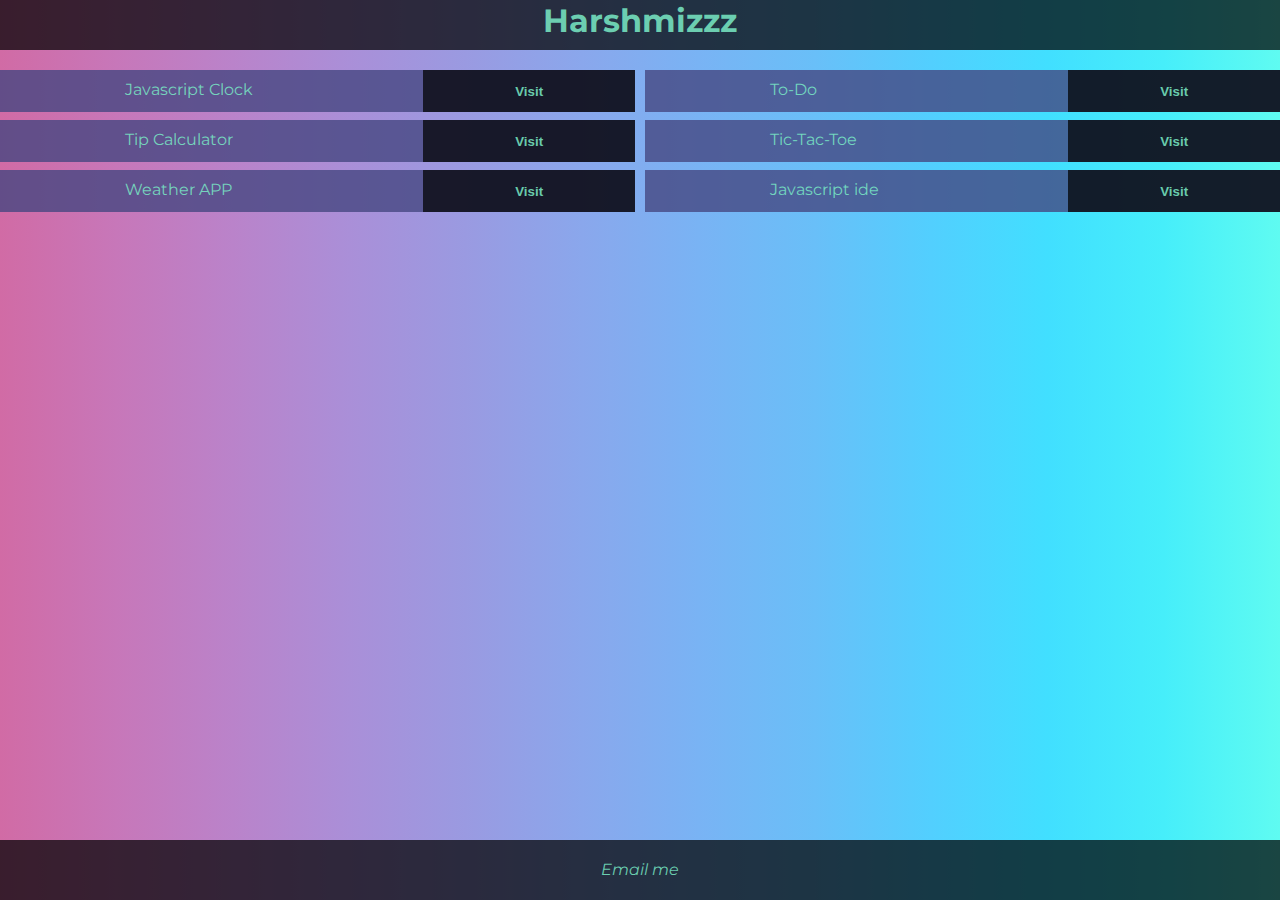
<file: index.html>
<!DOCTYPE html>
<html lang="en">
  <head>
    <meta charset="UTF-8" />
    <meta http-equiv="X-UA-Compatible" content="IE=edge" />
    <meta name="viewport" content="width=device-width, initial-scale=1.0" />
    <title>Javascript Projects</title>
    <link rel="stylesheet" href="styles.css" />
  </head>

  <body>
    <header>
      <div class="logo">
        <h1>Harshmizzz</h1>
      </div>
    </header>
    <div class="main">
      <div class="box">
        <p>Javascript Clock</p>
        <button><a href="./html/clock.html">Visit</a></button>
      </div>
      <div class="box">
        <p>To-Do</p>
        <button><a href="./html/todo.html">Visit</a></button>
      </div>
      <div class="box">
        <p>Tip Calculator</p>
        <button><a href="./html/tip.html">Visit</a></button>
      </div>
      <div class="box">
        <p>Tic-Tac-Toe</p>
        <button><a href="./html/tictactoe.html">Visit</a></button>
      </div>
      <div class="box">
        <p>Weather APP</p>
        <button><a href="./html/weather.html">Visit</a></button>
      </div>
      <div class="box">
        <p>Javascript ide</p>
        <button><a href="./html/ide.html">Visit</a></button>
      </div>
    </div>
    <footer>
      <address>
        <div>
          <a href="mailto:harshmharsh791@gmail.com">Email me</a>
        </div>
      </address>
    </footer>
  </body>
</html>
</file>
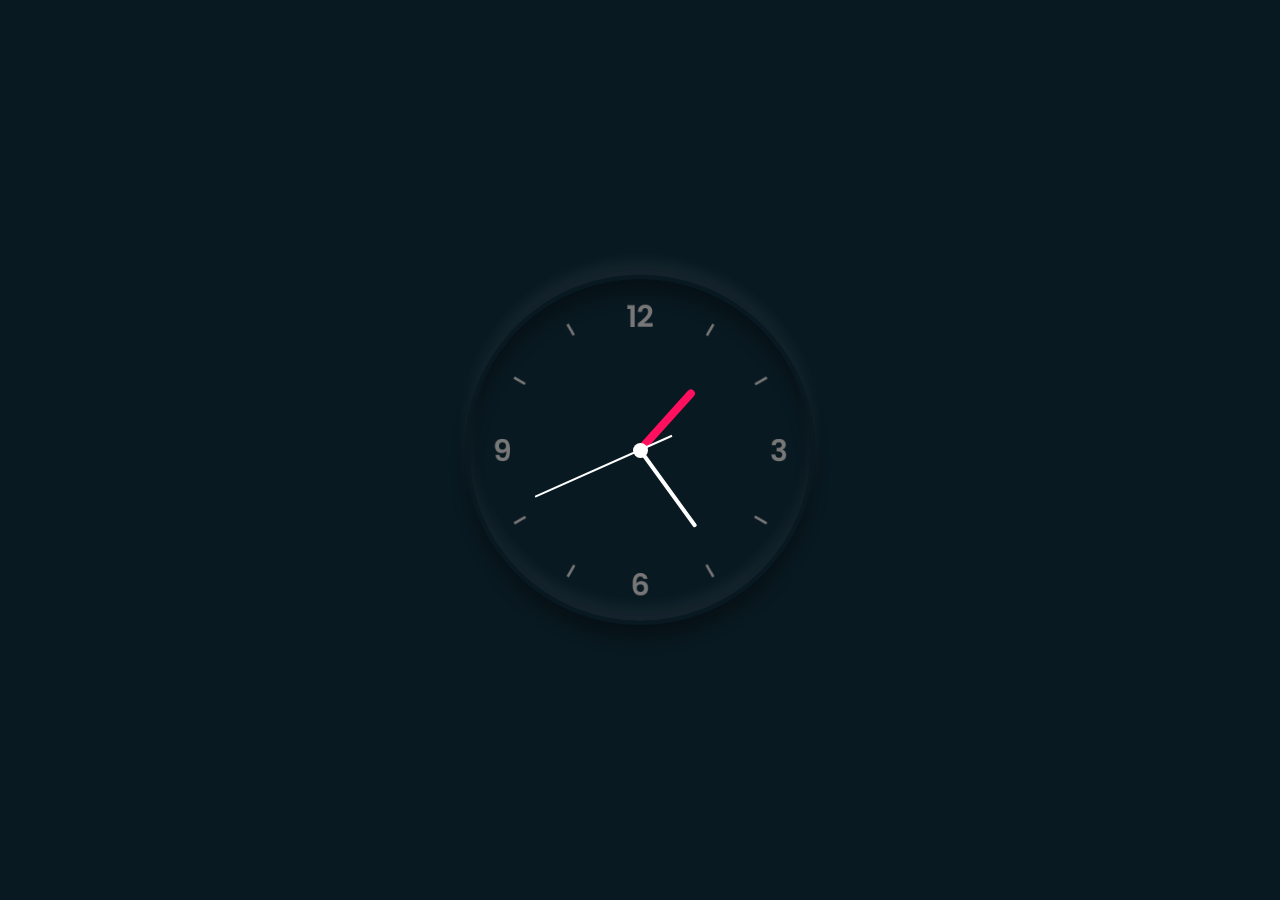
<file: html/clock.html>
<!DOCTYPE html>
<html lang="en">
  <head>
    <meta charset="UTF-8" />
    <meta http-equiv="X-UA-Compatible" content="IE=edge" />
    <meta name="viewport" content="width=device-width, initial-scale=1.0" />
    <title>Clock</title>
    <link rel="stylesheet" href="../css/clock.css" />
  </head>
  <body>
    <div class="clock">
      <div class="hour">
        <div class="hr" id="hr"></div>
      </div>
      <div class="min">
        <div class="mn" id="mn"></div>
      </div>
      <div class="sec">
        <div class="sc" id="sc"></div>
      </div>
    </div>
    <script type="text/javascript">
      const deg = 6;
      const hr = document.querySelector("#hr");
      const mn = document.querySelector("#mn");
      const sc = document.querySelector("#sc");
      setInterval(() => {
        let day = new Date();
        let hh = day.getHours() * 30;
        let mm = day.getMinutes() * deg;
        let ss = day.getSeconds() * deg;
        hr.style.transform = `rotateZ(${hh + mm / 12}deg)`;
        mn.style.transform = `rotateZ(${mm}deg)`;
        sc.style.transform = `rotateZ(${ss}deg)`;
      });
    </script>
  </body>
</html>
</file>
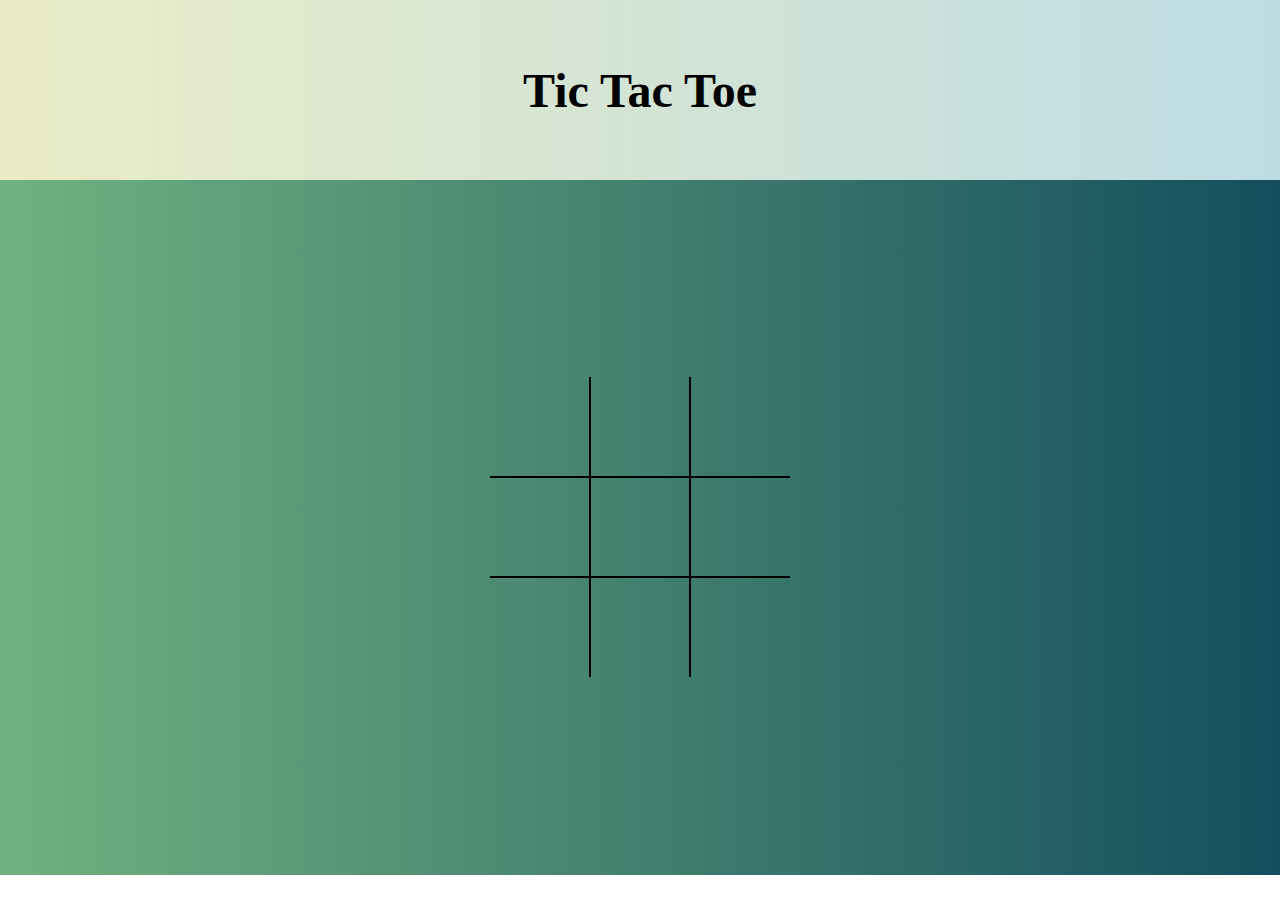
<file: html/tictactoe.html>
<!DOCTYPE html>
<html lang="en">
  <head>
    <meta charset="UTF-8" />
    <meta http-equiv="X-UA-Compatible" content="IE=edge" />
    <meta name="viewport" content="width=device-width, initial-scale=1.0" />
    <title>Tic Tac Toe</title>
    <link rel="stylesheet" href="../css/tictactoe.css" />
  </head>
  <body>
    <div class="heading"><h1>Tic Tac Toe</h1></div>
    <div class="board" id="board">
      <div class="cell" data-cell></div>
      <div class="cell" data-cell></div>
      <div class="cell" data-cell></div>
      <div class="cell" data-cell></div>
      <div class="cell" data-cell></div>
      <div class="cell" data-cell></div>
      <div class="cell" data-cell></div>
      <div class="cell" data-cell></div>
      <div class="cell" data-cell></div>
    </div>
    <div class="winning-message" id="winningMessage">
      <div data-winning-message-text>X wins!</div>
      <button id="restartButton">Restart</button>
    </div>

    <script src="../js/tictactoe.js"></script>
  </body>
</html>
</file>
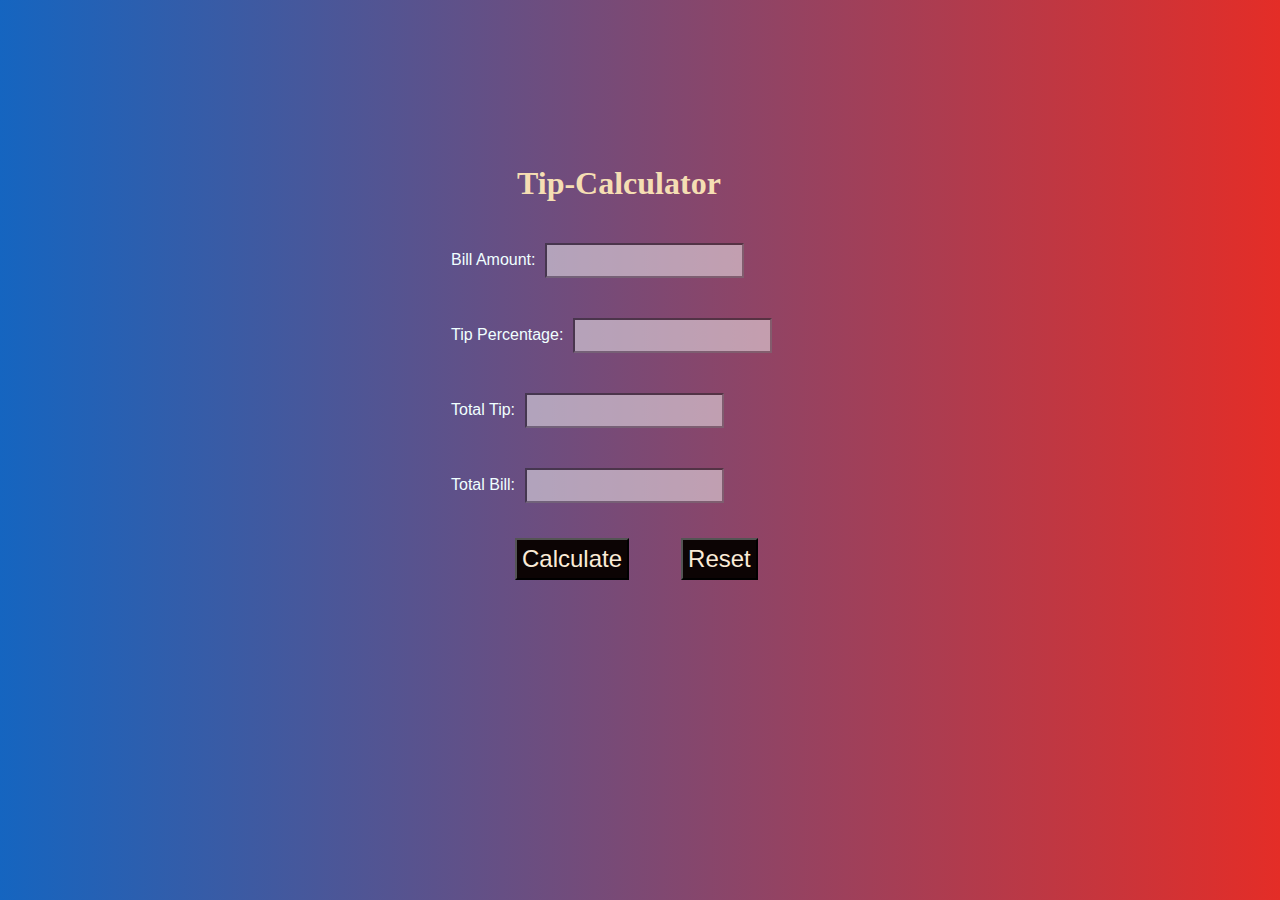
<file: html/tip.html>
<!DOCTYPE html>
<html lang="en">
  <head>
    <meta charset="UTF-8" />
    <meta http-equiv="X-UA-Compatible" content="IE=edge" />
    <meta name="viewport" content="width=device-width, initial-scale=1.0" />
    <title>Tip-Calculator</title>
    <link rel="stylesheet" href="../css/tip.css" />
  </head>
  <body>
    <div class="container">
      <h2>Tip-Calculator</h2>
      <li>Bill Amount:<input type="number" id="bill-amount" required /></li>
      <li>
        Tip Percentage:<input type="number" id="tip-percentage" required />
      </li>
      <li>Total Tip:<input id="tip-amount" readonly /></li>
      <li>Total Bill:<input type="number" id="total-bill" readonly /></li>
      <button type="button" class="btn" id="btn">Calculate</button>
      <button
        type="reset"
        class="btn2"
        onClick="document.location.reload(true)"
      >
        Reset
      </button>
    </div>

    <script src="../js/tip.js"></script>
  </body>
</html>
</file>
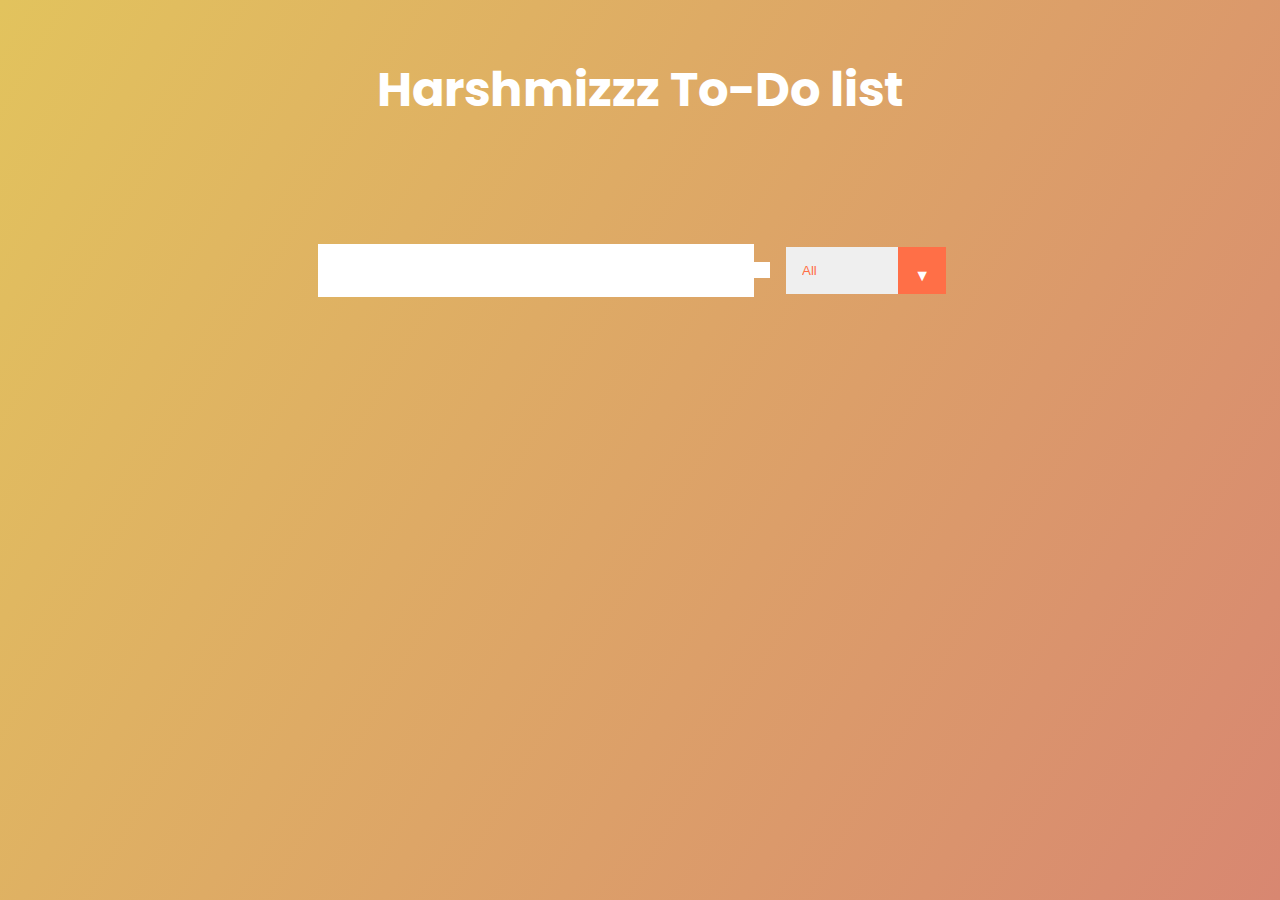
<file: html/todo.html>
<!DOCTYPE html>
<html lang="en">
  <head>
    <meta charset="UTF-8" />
    <meta http-equiv="X-UA-Compatible" content="IE=edge" />
    <meta name="viewport" content="width=device-width, initial-scale=1.0" />
    <title>To-do</title>
    <link rel="preconnect" href="https://fonts.gstatic.com" />
    <link
      href="https://fonts.googleapis.com/css2?family=Poppins&display=swap"
      rel="stylesheet"
    />
    <link rel="stylesheet" href="../css/todo.css" />
    <link
      rel="stylesheet"
      href="https://cdnjs.cloudflare.com/ajax/libs/font-awesome/5.15.3/css/all.min.css"
      integrity="sha512-iBBXm8fW90+nuLcSKlbmrPcLa0OT92xO1BIsZ+ywDWZCvqsWgccV3gFoRBv0z+8dLJgyAHIhR35VZc2oM/gI1w=="
      crossorigin="anonymous"
    />
  </head>
  <body>
    <header>
      <h1>Harshmizzz To-Do list</h1>
    </header>
    <form>
      <input type="text" class="todo-input" />
      <button class="todo-button" type="submit">
        <i class="fas fa-plus-square"></i>
      </button>
      <div class="select">
        <select name="todos" class="filter-todo">
          <option value="all">All</option>
          <option value="completed">Completed</option>
          <option value="uncompleted">Uncompleted</option>
        </select>
      </div>
    </form>
    <div class="todo-container">
      <ul class="todo-list"></ul>
    </div>

    <script src="../js/todo.js"></script>
  </body>
</html>
</file>
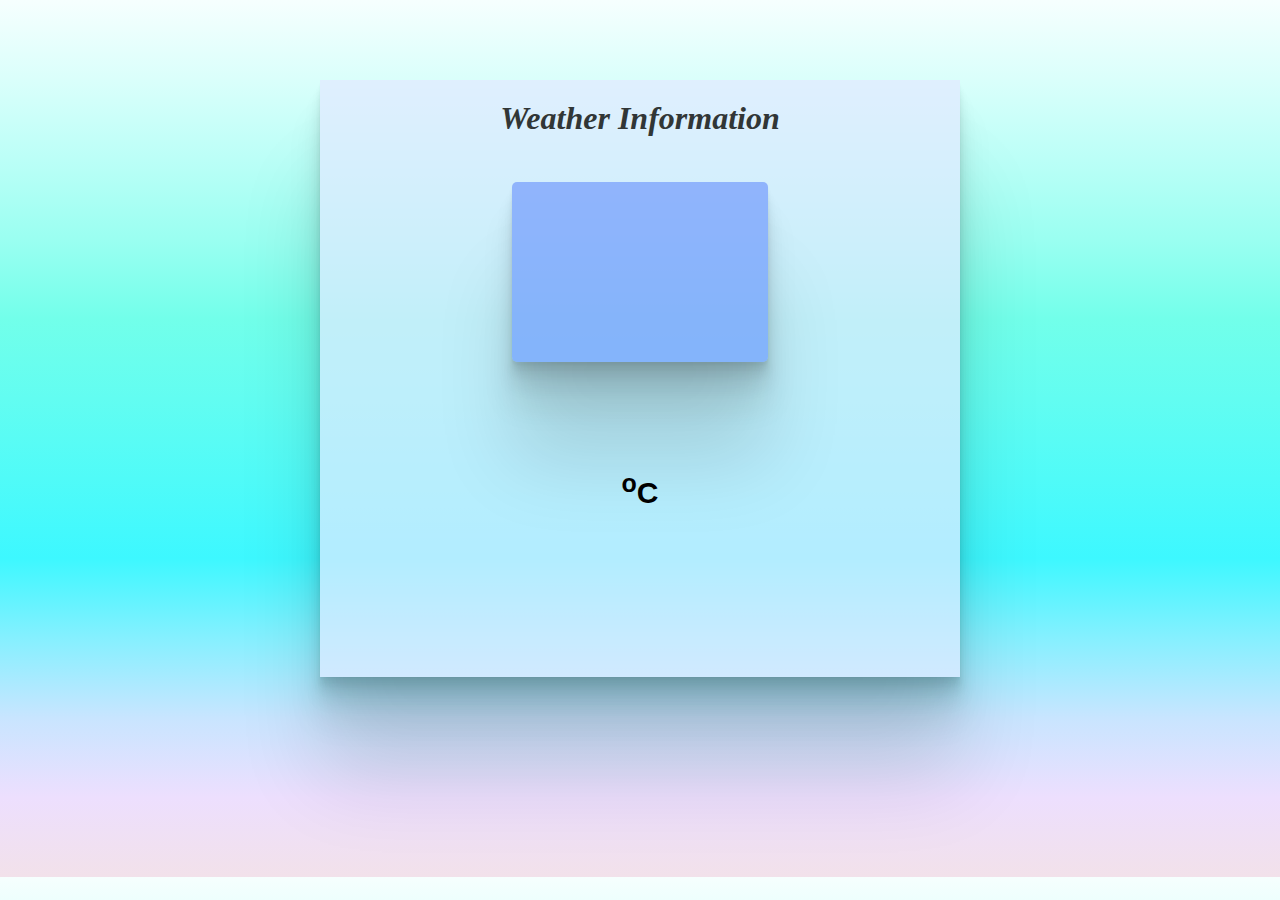
<file: html/weather.html>
<!DOCTYPE html>
<html lang="en">
  <head>
    <meta charset="UTF-8" />
    <meta http-equiv="X-UA-Compatible" content="IE=edge" />
    <meta name="viewport" content="width=device-width, initial-scale=1.0" />
    <title>Weather App</title>
    <link rel="stylesheet" href="../css/weather.css" />
  </head>
  <body>
    <div class="wrapper">
      <h2 class="header">Weather Information</h2>
        <div class="location">
            <div><h1 class="location-timezone"></h1>
            </div>
        </div>
        <div class="temperature">
            <div class="degree-section"><h2 class="temperature-degree"></h2>
            <span><strong><sup>o</sup>C</strong></span>
            </div>
            <div class="temperature-description"></div>
        </div>
    </div>
    <script src="../js/weather.js"></script>
  </body>
</html>
</file>
<file: styles.css>
@import url("https://fonts.googleapis.com/css2?family=Montserrat:wght@500&display=swap");

* {
    box-sizing: border-box;
    margin-right: 0;
}

body {
    font-family: "Montserrat", sans-serif;
    margin-top: -20px;
    margin-left: 0px;
    background-image: linear-gradient(to right, #d16ba5, #c777b9, #ba83ca, #aa8fd8, #9a9ae1, #8aa7ec, #79b3f4, #69bff8, #52cffe, #41dfff, #46eefa, #5ffbf1);
}

header {
    display: flex;
    position: relative;
    color: rgba(122, 236, 198, 0.842);
    height: 70px;
    background: rgba(0, 0, 0, 0.726);
    justify-content: center;
}

.main {
    display: grid;
    margin-top: 20px;
    grid-template-columns: 1fr 1fr;
    grid-template-rows: 40px 40px;
    grid-gap: 10px;

}

.box {
    background-color: rgb(68 70 128 / 79%);
    display: grid;
    grid-template-columns: 2fr 1fr;
    height: 42px;
}

.box p {
    margin-left: 125px;
    margin-top: 10px;
    color: rgba(122, 236, 198, 0.842);
}

.box button {
    justify-content: center;
    height: 42px;
    background-color: rgba(0, 0, 0, 0.726);
    border-style: hidden;
}

.box button:hover {
    background: rgb(207, 29, 29);
    color: crimson;
    transition: step-start;
}

.box a {
    text-decoration: none;
    color: rgba(122, 236, 198, 0.842);
    font-weight: 600;
}

.box a:hover {
    color: rgb(0, 0, 0);
    background: white;

}

footer {
    position: absolute;
    bottom: 0;
    color: rgba(122, 236, 198, 0.842);
    width: 100%;
    height: 60px;
    background: rgba(0, 0, 0, 0.726);
}

.copyright {
    position: absolute;
    bottom: 0;

    margin-left: 1150px;
    justify-content: flex-end;
}

address a {
    text-decoration: none;
    color: rgba(122, 236, 198, 0.842);
    font-family: Montserrat;
}

address a:hover {
    color: darkred;
    background: wheat;
}

address div {
    margin: 20px 5px auto;
    display: flex;
    position: relative;
    align-items: center;
    justify-content: center;
}

@media (max-width:800px) {

    body {
        min-height: 100vh;
        display: flex;
        flex-direction: column;
    }

    .logo {
        align-items: flex-start;
        justify-content: flex-start;
        display: flex;
        position: absolute;
    }

    .main {
        display: flex;
        flex-direction: column;
        position: relative;
        max-width: 700px;     
    }
    
}
</file>
<file: css/clock.css>
* {
    margin: 0;
    padding: 0;
    box-sizing: border-box;
}

body {
    display: flex;
    justify-content: center;
    align-items: center;
    min-height: 100vh;
    background: #091921;
}

.clock {
    width: 350px;
    height: 350px;
    display: flex;
    justify-content: center;
    align-items: center;
    background: url(../images/clock.png);
    background-size: cover;
    border: 4px solid #091921;
    border-radius: 50%;
    box-shadow: 0 -15px 15px rgba(255, 255, 255, 0.05),
        inset 0 -15px 15px rgba(255, 255, 255, 0.05),
        0 15px 15px rgba(0, 0, 0, 0.3),
        inset 0 15px 15px rgba(0, 0, 0, 0.3);
}

.clock:before {
    content: '';
    position: absolute;
    width: 15px;
    height: 15px;
    background: #fff;
    border-radius: 50%;
    z-index: 10000;
}

.clock .hour,
.clock .min,
.clock .sec {
    position: absolute;
}

.clock .hour,
.hr {
    width: 160px;
    height: 160px;
}

.clock .min,
.mn {
    width: 190px;
    height: 190px;
}

.clock .sec,
.sc {
    height: 230px;
    width: 230px;
}

.hr,
.mn,
.sc {
    display: flex;
    justify-content: center;

    position: absolute;
    border-radius: 50%;
}

.hr:before {
    content: '';
    position: absolute;
    width: 8px;
    height: 80px;
    z-index: 10;
    background: #ff105e;
    border-radius: 6px 6px 0 0;
}

.mn:before {
    content: '';
    position: absolute;
    width: 4px;
    height: 90px;
    z-index: 11;
    background: #fff;
    border-radius: 6px 6px 0 0;
}

.sc:before {
    content: '';
    position: absolute;
    width: 2px;
    height: 150px;
    z-index: 12;
    background: #fff;
    border-radius: 6px 6px 0 0;
}
</file>
<file: css/tictactoe.css>
*,
*::after,
*::before {
    box-sizing: border-box;

}

:root {
    --cell-size: 100px;
    --mark-size: calc(var(--cell-size)*.9);
}

.heading {
    height: 20vh;
    display: flex;
    align-items: center;
    justify-content: center;
    font-size: 1.5rem;
    font-weight: 700;
    background-image: #deecf0;
    background-image: -webkit-linear-gradient(to right, #EAECC6, #b0e3f0);
    background-image: linear-gradient(to right, #EAECC6, #bddce4);
}

body {
    margin: 0;
}

.board {
    width: 100vw;
    height: 77.2vh;
    display: grid;
    justify-content: center;
    align-content: center;
    grid-template-columns: repeat(3, auto);
    justify-items: center;
    align-items: center;
    background: #134E5E;
    background: -webkit-linear-gradient(to right, #71B280, #134E5E);
    background: linear-gradient(to right, #71B280, #134E5E);

}

.cell {
    width: var(--cell-size);
    height: var(--cell-size);
    border: 1px solid black;
    display: flex;
    justify-content: center;
    align-content: center;
    position: relative;
    cursor: pointer;
}

.cell:first-child,
.cell:nth-child(2),
.cell:nth-child(3) {
    border-top: none;
}

.cell:nth-child(3n+1) {
    border-left: none;
}

.cell:nth-child(3n+3) {
    border-right: none;
}

.cell:last-child,
.cell:nth-child(8),
.cell:nth-child(7) {
    border-bottom: none;
}

.cell.x,
.cell.circle {
    cursor: not-allowed;
}

.board.x .cell:not(.x):not(.circle):hover::before,
.board.x .cell:not(.x):not(.circle):hover::after,
.cell:not(.x):not(.circle):hover::before,
.cell:not(.x):not(.circle):hover::after {
    background-color: lightgrey;
}

.cell.x::before,
.cell.x::after,
.cell.circle::before {
    background-color: black;
}


.cell.x::before,
.cell.x::after,
.board.x .cell:not(.x):not(.circle):hover::before,
.board.x .cell:not(.x):not(.circle):hover::after {
    content: '';
    position: absolute;
    width: calc(var(--mark-size)*.15);
    height: var(--mark-size);

}

.cell.x::before,
.board.x .cell:not(.x):not(.circle):hover::before {
    transform: rotate(45deg);
}

.cell.x::after,
.board.x .cell:not(.x):not(.circle):hover::after {
    transform: rotate(-45deg);
}

.cell.circle::before,
.cell.circle::after,
.board.circle .cell:not(.x):not(.circle):hover::before,
.board.circle .cell:not(.x):not(.circle):hover::after {
    content: '';
    position: absolute;
    border-radius: 50%;
}


.cell.circle::before,
.board.circle .cell:not(.x):not(.circle):hover::before {
    width: var(--mark-size);
    height: var(--mark-size);

}

.cell.circle::after,
.board.circle .cell:not(.x):not(.circle):hover::after {
    width: calc(var(--mark-size)* .9);
    height: calc(var(--mark-size)* 1);
    background-color: white;
}

.winning-message {
    display: none;
    position: fixed;
    top: 0;
    left: 0;
    right: 0;
    bottom: 0;
    background-color: black;
    opacity: .9;

    justify-content: center;
    align-items: center;
    color: white;
    font-size: 5rem;
    flex-direction: column;
}

.winning-message button {
    font-size: 3rem;
    background-color: white;
    border: 1px solid black;
    padding: .25rem .5rem;
    cursor: pointer;
}

.winning-message button:hover {
    background-color: black;
    color: white;
    border-color: white;
}

.winning-message.show {
    display: flex;
}
</file>
<file: css/tip.css>
* {
    margin: 0;
    padding: 0;
    box-sizing: border-box;
}

body {
    background: #b92b27;
    background: -webkit-linear-gradient(to right, #1565C0, #b92b27);
    background: linear-gradient(to right, #1565C0, #e42d27);
    display: flex;
    align-items: center;
    justify-content: center;
    min-height: 80vh;
}

.container h2 {
    min-width: 20rem;
    margin: .5rem;
    padding: 1rem;
    margin-left: 50px;
    margin-bottom: 25px;
    color: wheat;
    font-size: 2rem;
}

.container li {
    list-style-type: none;
    font-family: Tahoma, sans-serif;
    font-weight: 500;
    min-height: 70px;
    margin-top: 5px;
    color: azure;
}

.container input {
    margin-left: 10px;
    background: rgb(248, 248, 248);
    opacity: .5;
    padding: .5rem;
    font-weight: 900;
}

.btn {
    align-items: center;
    justify-content: center;
    margin-left: 4rem;
    font-size: 1.5rem;
    background: rgb(12, 4, 4);
    color: antiquewhite;
    border-spacing: 20px;
    padding: 5px;
}

.btn2 {
    align-items: center;
    justify-content: center;
    margin-left: 3rem;
    font-size: 1.5rem;
    background: rgb(12, 4, 4);
    color: antiquewhite;
    border-spacing: 25px;
    padding: 5px;
}
</file>
<file: css/todo.css>
* {
    margin: 0;
    padding: 0;
    box-sizing: border-box;
}

body {
    background-image: linear-gradient(120deg, #e2c35d, #d88771);
    color: white;
    font-family: "Poppins", sans-serif;
    min-height: 100vh;
}

header {
    font-size: 1.5rem;
}

header,
form {
    min-height: 20vh;
    display: flex;
    justify-content: center;
    align-items: center;
}

form input,
form button {
    padding: 0.5rem;
    font-size: 2rem;
    border: none;
    background: white;
}

form button {
    color: #d88771;
    background: white;
    cursor: pointer;
    transition: all 0.3s ease;
}

form button:hover {
    background: #d88771;
    color: white;
}

/*todo button*/

.todo-container {
    display: flex;
    justify-content: center;
    align-items: center;
}

.todo-list {
    min-width: 30%;
    list-style: none;
}

.todo {
    margin: 0.5rem;
    background: white;
    color: black;
    font-size: 1.5rem;
    display: flex;
    justify-content: space-between;
    align-items: center;
    transition: all 0.5s ease;
}

.todo li {
    flex: 1;
}

.trash-btn,
.complete-btn {
    background: #ff6f47;
    color: white;
    border: none;
    padding: 1rem;
    cursor: pointer;
    font-size: 1rem;

}

.complete-btn {
    background: rgb(44, 173, 44);

}

.todo-item {
    padding: 0rem 0.5rem;
}

.fa-trash,
.fa-check {
    pointer-events: none;
}

.completed {
    text-decoration: line-through;
    opacity: 0.5;
}

.fall {
    transform: translateY(8rem) rotateZ(20deg);
    opacity: 0;
}

select {
    -webkit-appearance: none;
    -moz-appearance: none;
    appearance: none;
    outline: none;
    border: none;
}

.select {
    margin: 1rem;
    position: relative;
    overflow: hidden;


}

select {
    color: #ff6f47;
    width: 10rem;
    padding: 1rem;
    cursor: pointer;
}


.select::after {
    content: "\25BC";
    position: absolute;
    background: #ff6f47;
    top: 0;
    right: 0;
    padding: 1rem;
    pointer-events: none;
    transition: all 0.3s ease;
}

.select:hover::after {
    background: white;
    color: #ff6f47;
}
</file>
<file: css/weather.css>
* {
    margin: 0;
    padding: 0;
    box-sizing: border-box;
}

.wrapper {

    box-shadow:
        0 2.8px 2.2px rgba(0, 0, 0, 0.034),
        0 6.7px 5.3px rgba(0, 0, 0, 0.048),
        0 12.5px 10px rgba(0, 0, 0, 0.06),
        0 22.3px 17.9px rgba(0, 0, 0, 0.072),
        0 41.8px 33.4px rgba(0, 0, 0, 0.086),
        0 100px 80px rgba(0, 0, 0, 0.12);



    width: 50vw;
    margin: 80px auto;
    background: rgba(225, 232, 255, 0.712);
    
}
.wrapper{
    display: flex;
    flex-direction: column;
    align-items: center;
    justify-content: center;
    font-family: 'Trebuchet MS', 'Lucida Sans Unicode', 'Lucida Grande', 'Lucida Sans', Arial, sans-serif;
}

body {
    min-height: 88.5vh;
    background-image: linear-gradient(to top, #f2e1ea, #eddffe, #c8e5ff, #85f0ff, #3df8ff, #50fbf8, #62fdf1, #72ffea, #9afff1, #bbfff7, #dafffb, #f6fffe);
   
}

.location,.temperature{
height: 30vh;
width: 40%;
display: flex;
justify-content: space-around;
align-items: center;
}
.temperature{
    flex-direction: column;
}
.degree-section {
  display: flex;
    align-items: center;
    cursor: pointer;
}
.degree-section span{
    margin: 10px;
    font-size: 30px;
}
.degree-section h2{
    font-size: 40px;
}
.temperature-description{
    font-size: 2rem;
    font-weight: 800;

}
.location div{
    box-shadow:
    0 2.8px 2.2px rgba(0, 0, 0, 0.034),
    0 6.7px 5.3px rgba(0, 0, 0, 0.048),
    0 12.5px 10px rgba(0, 0, 0, 0.06),
    0 22.3px 17.9px rgba(0, 0, 0, 0.072),
    0 41.8px 33.4px rgba(0, 0, 0, 0.086),
    0 100px 80px rgba(0, 0, 0, 0.12);
   display: flex;
   width: 20vw; height: 20vh;
   align-items: center;
   justify-content: center;
    margin: 80px auto;
    background: rgba(45, 94, 253, 0.404);
border-radius: 5px;
}
.header{
    font-weight: 700;
    font-family: Georgia, 'Times New Roman', Times, serif;
    font-style: oblique;
    margin-top: 20px;
    font-size: 2rem;
    color: #313636;
}
</file>
